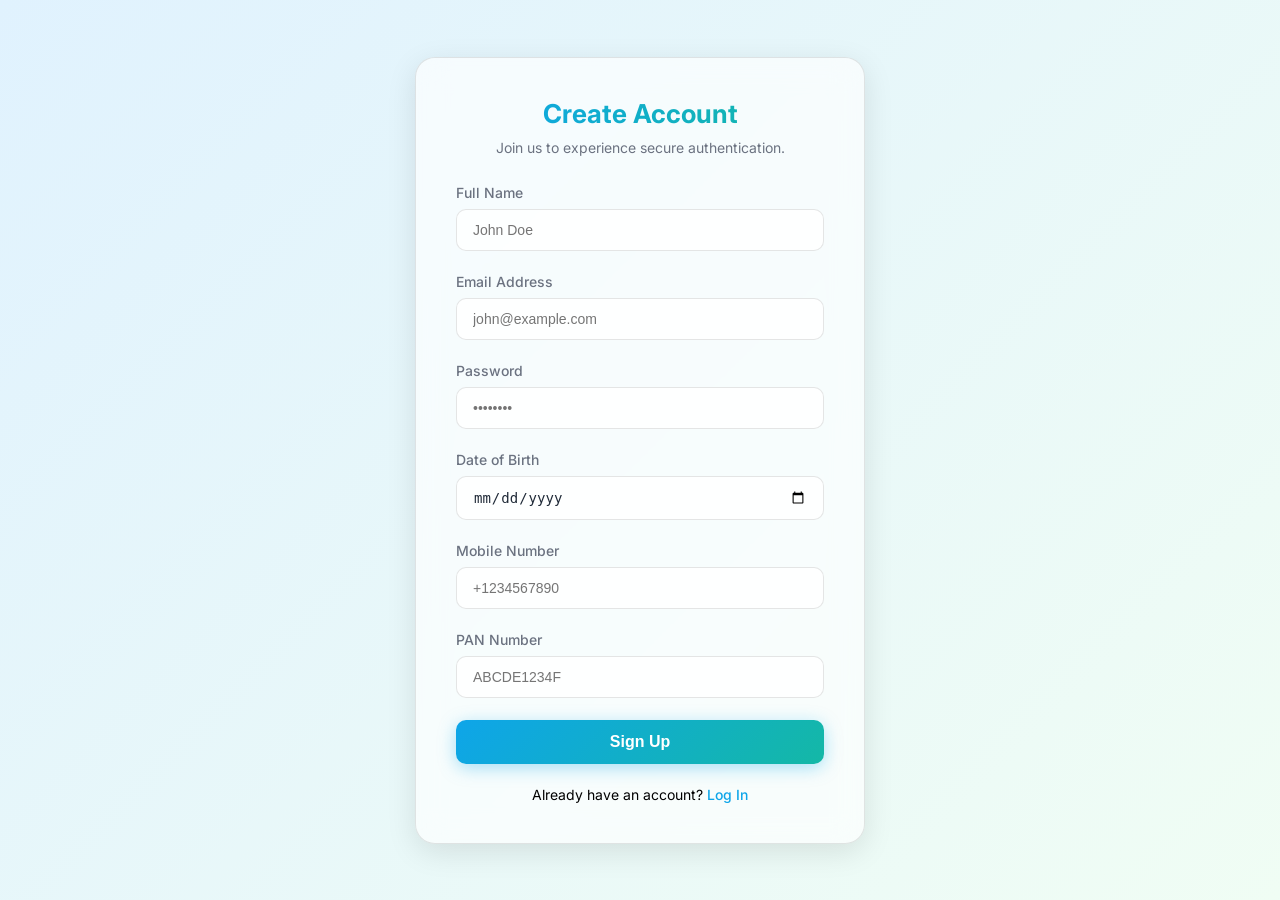
<file: Project/Frontend/index.html>
<!DOCTYPE html>
<html lang="en">
<head>
    <meta charset="UTF-8" />
    <title>Redirecting…</title>
    <meta http-equiv="refresh" content="0;url=register.html" />
    <link rel="canonical" href="register.html" />
    <script>
        // JS redirect fallback (faster in some cases)
        window.location.replace('register.html');
    </script>
</head>
<body>
<p>If you are not redirected automatically, <a href="register.html">click here</a>.</p>
</body>
</html>
</file>
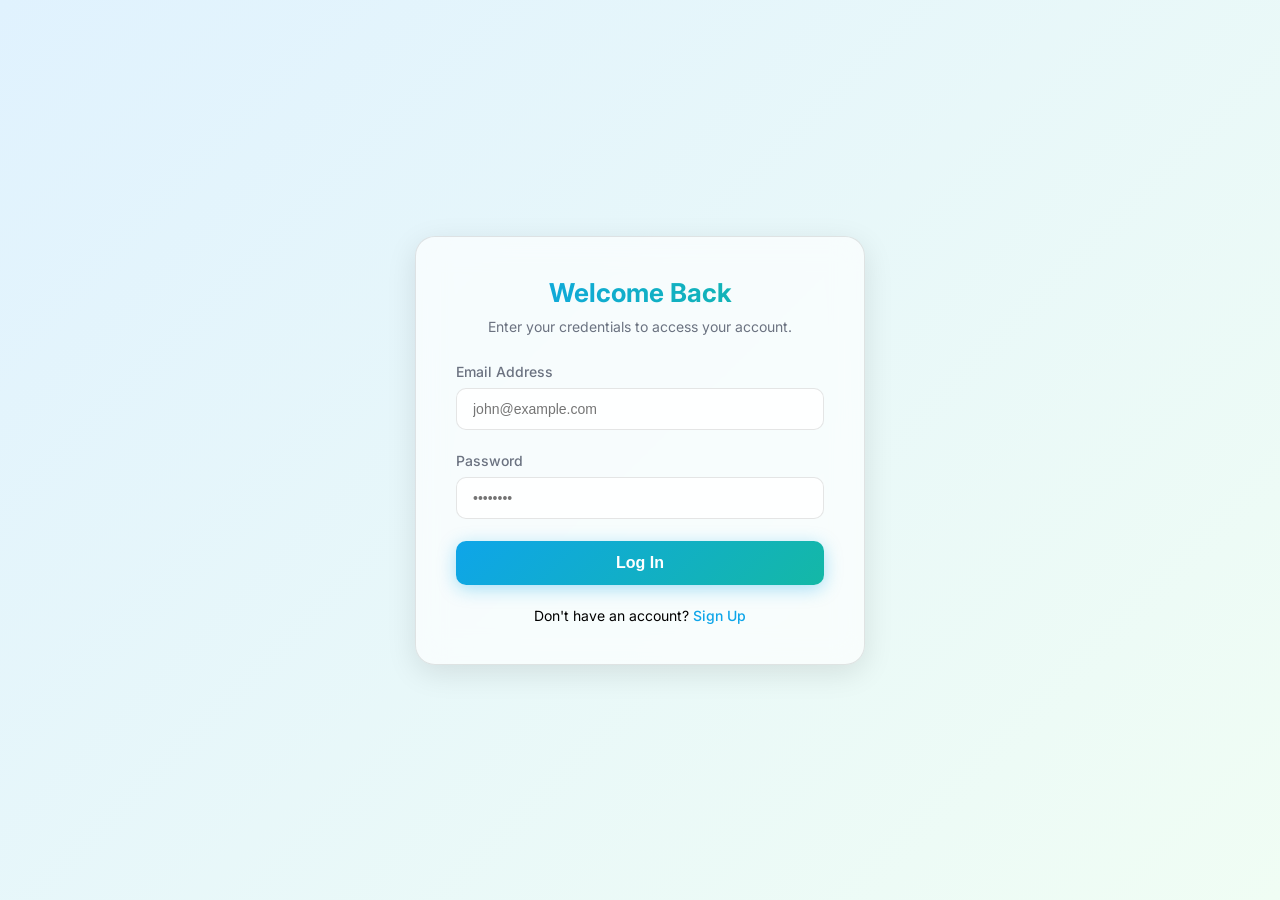
<file: Project/Frontend/dashboard.html>
<!DOCTYPE html>
<html lang="en">
<head>
    <meta charset="UTF-8"/>
    <meta name="viewport" content="width=device-width, initial-scale=1.0"/>
    <title>Dashboard | Secure Auth</title>
    <link rel="stylesheet" href="index.css"/>
</head>
<body>

<!-- Profile Icon -->
<div class="profile-wrapper">
    <div id="profileIcon" class="profile-icon">
        <span id="profileInitial">U</span>
    </div>

    <div id="profileDropdown" class="profile-dropdown" aria-hidden="true">
        <h4 id="profileName">User Name</h4>
        <p id="profileEmail">user@email.com</p>

        <div class="profile-details">
            <p><strong>DOB:</strong> <span id="profileDob">-</span></p>
            <p><strong>Mobile:</strong> <span id="profileMobile">-</span></p>
            <p><strong>PAN:</strong> <span id="profilePan">-</span></p>
        </div>

        <button id="profileLogout">Logout</button>
    </div>
</div>

<div class="container dashboard-container">
    <h2>Secure Dashboard</h2>
    <p class="subtitle">You have successfully authenticated via JWT and MFA.</p>

    <div id="dataBox" class="msg"
         style="display:block;background-color:var(--surface);color:var(--text);padding:20px;border:1px dashed var(--border);">
        Loading secure data...
    </div>

    <button id="logoutBtn" style="background-color: var(--border); margin-top: 30px;">Log Out</button>
</div>

<script>
    const API_BASE_URL = 'http://localhost:8080'; // backend origin

    window.addEventListener('DOMContentLoaded', async () => {
      const token = localStorage.getItem('jwt');
      if (!token) {
        window.location.href = 'login.html';
        return;
      }

      const dataBox = document.getElementById('dataBox');

      // 1) Dashboard welcome text
      try {
        const response = await fetch(`${API_BASE_URL}/api/dashboard`, {
          method: 'GET',
          headers: { 'Authorization': `Bearer ${token}` }
        });

        if (response.ok) {
          const text = await response.text();
          dataBox.innerHTML = text;   // e.g., “Welcome back, kesamreddy!”
          dataBox.style.borderColor = 'var(--success)';
        } else {
          dataBox.textContent = 'Failed to load secure data. Token might be expired or invalid.';
          dataBox.style.borderColor = 'var(--error)';
          dataBox.style.color = 'var(--error)';
          setTimeout(() => window.location.href = 'login.html', 1500);
        }
      } catch (err) {
        console.error(err);
        dataBox.textContent = 'Error connecting to the server.';
      }

      // 2) Profile dropdown handlers
      const profileIcon = document.getElementById('profileIcon');
      const profileDropdown = document.getElementById('profileDropdown');
      const profileLogout = document.getElementById('profileLogout');

      if (profileIcon && profileDropdown) {
        profileIcon.addEventListener('click', (e) => {
          e.stopPropagation();
          const open = profileDropdown.getAttribute('aria-hidden') === 'false';
          profileDropdown.setAttribute('aria-hidden', open ? 'true' : 'false');
        });

        profileDropdown.addEventListener('click', (e) => { e.stopPropagation(); });

        document.addEventListener('click', (e) => {
          if (!profileIcon.contains(e.target) && !profileDropdown.contains(e.target)) {
            profileDropdown.setAttribute('aria-hidden', 'true');
          }
        });

        document.addEventListener('keydown', (e) => {
          if (e.key === 'Escape') {
            profileDropdown.setAttribute('aria-hidden', 'true');
          }
        });
      }

      // 3) Fetch profile data
      try {
        const resp = await fetch(`${API_BASE_URL}/api/profile`, {
          headers: { 'Authorization': `Bearer ${token}` }
        });

        if (resp.ok) {
          const user = await resp.json();

          // Safer getter
          const get = (obj, key, fallback = '-') => {
            if (!obj || !(key in obj)) return fallback;
            const val = obj[key];
            if (val === undefined || val === null) return fallback;
            if (typeof val === 'string' && val.trim() === '') return fallback;
            return val;
          };

          document.getElementById('profileName').textContent   = get(user, 'name', 'User');
          document.getElementById('profileEmail').textContent  = get(user, 'email');
          document.getElementById('profileDob').textContent    = get(user, 'dob');
          document.getElementById('profileMobile').textContent = get(user, 'mobileNo');
          document.getElementById('profilePan').textContent    = get(user, 'panNo');

          const initialSource = get(user, 'name', 'U');
          document.getElementById('profileInitial').textContent =
            (initialSource && initialSource[0] ? initialSource[0] : 'U').toUpperCase();
        } else {
          const t = await resp.text().catch(() => '');
          console.warn('Profile fetch failed with status:', resp.status, t);
        }
      } catch (err) {
        console.error('Failed to load profile', err);
      }

      // 4) Logout buttons
      document.getElementById('logoutBtn')?.addEventListener('click', () => {
        localStorage.removeItem('jwt');
        localStorage.removeItem('mfaEmail');
        window.location.href = 'login.html';
      });

      profileLogout?.addEventListener('click', () => {
        localStorage.clear();
        window.location.href = 'login.html';
      });
    });
</script>
</body>
</html>
</file>
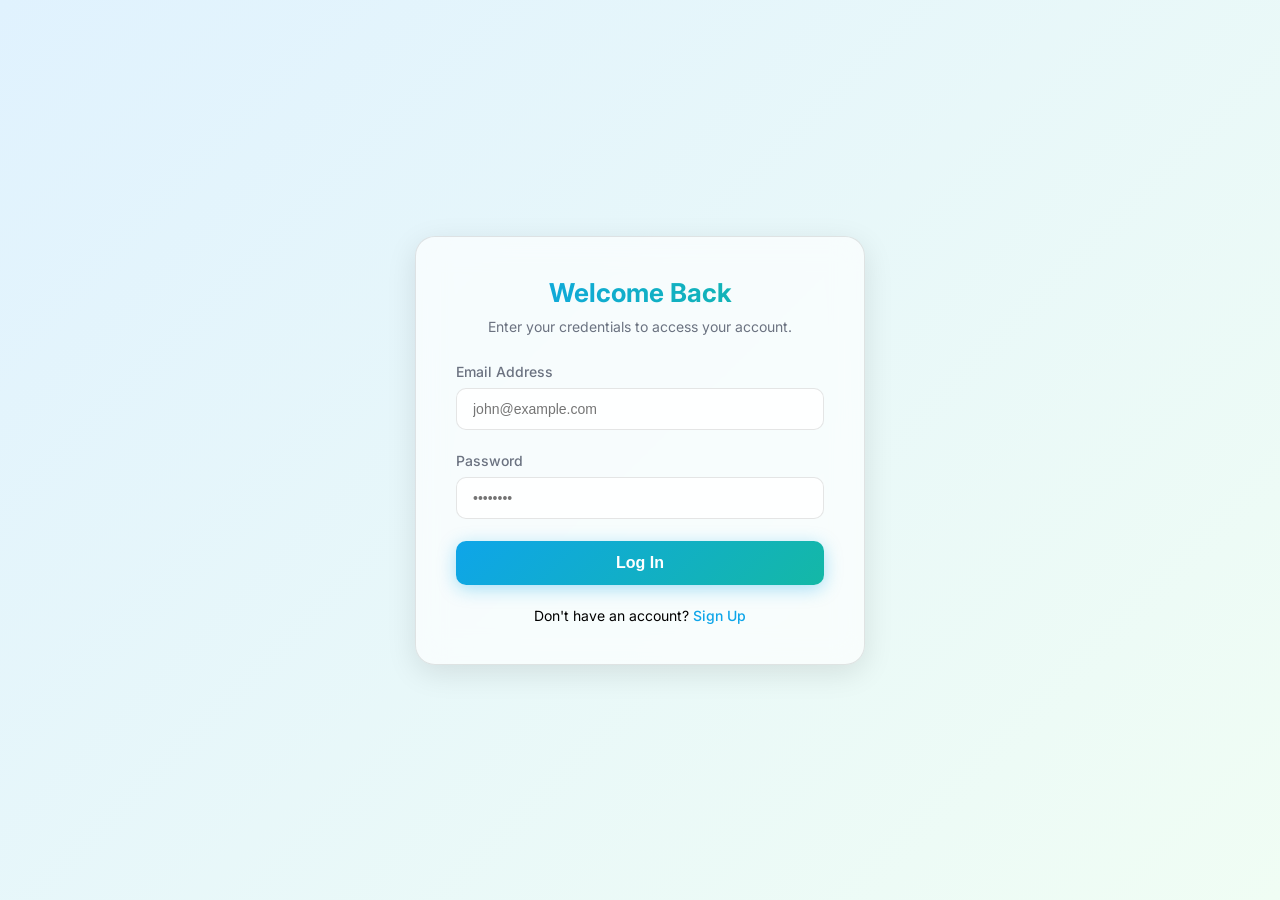
<file: Project/Frontend/login.html>
<!DOCTYPE html>
<html lang="en">
<head>
    <meta charset="UTF-8">
    <meta name="viewport" content="width=device-width, initial-scale=1.0">
    <title>Login | Secure Auth</title>
    <link rel="stylesheet" href="index.css">
</head>
<body>

<div class="container">
    <h2>Welcome Back</h2>
    <p class="subtitle">Enter your credentials to access your account.</p>

    <div id="messageBox" class="msg"></div>

    <form id="loginForm">
        <div class="form-group">
            <label for="email">Email Address</label>
            <input type="email" id="email" required placeholder="john@example.com">
        </div>
        <div class="form-group">
            <label for="password">Password</label>
            <input type="password" id="password" required placeholder="••••••••">
        </div>
        <button type="submit">Log In</button>
    </form>

    <div class="links">
        Don't have an account? <a href="register.html">Sign Up</a>
    </div>
</div>

<script>
    const API_BASE_URL = 'http://localhost:8080'; // backend origin

    document.getElementById('loginForm').addEventListener('submit', async (e) => {
      e.preventDefault();
      const msgBox = document.getElementById('messageBox');
      msgBox.className = 'msg';
      msgBox.textContent = 'Authenticating...';
      msgBox.style.display = 'block';

      const email = document.getElementById('email').value.trim();
      const password = document.getElementById('password').value;

      try {
        const response = await fetch(`${API_BASE_URL}/auth/login`, {
          method: 'POST',
          headers: { 'Content-Type': 'application/json' },
          body: JSON.stringify({ email, password })
        });

        // Helpful: log details to see what's going on
        const contentType = response.headers.get('content-type') || '';
        const isJson = contentType.includes('application/json');
        const result = isJson ? await response.json() : { message: await response.text() };

        if (response.ok) {
          msgBox.className = 'msg success';
          msgBox.textContent = result.message || 'Login success';

          if (result.mfaRequired) {
            localStorage.setItem('mfaEmail', email);
            setTimeout(() => { window.location.href = 'mfa.html'; }, 800);
          } else {
            localStorage.setItem('jwt', result.token);
            setTimeout(() => { window.location.href = 'dashboard.html'; }, 800);
          }
        } else {
          console.error('Login failed:', response.status, result);
          msgBox.className = 'msg error';
          msgBox.textContent = result.message || `Login failed (HTTP ${response.status}).`;
        }
      } catch (err) {
        console.error('Network error during login:', err);
        msgBox.className = 'msg error';
        msgBox.textContent = 'An error occurred during login.';
      }
    });
</script>
</body>
</html>
</file>
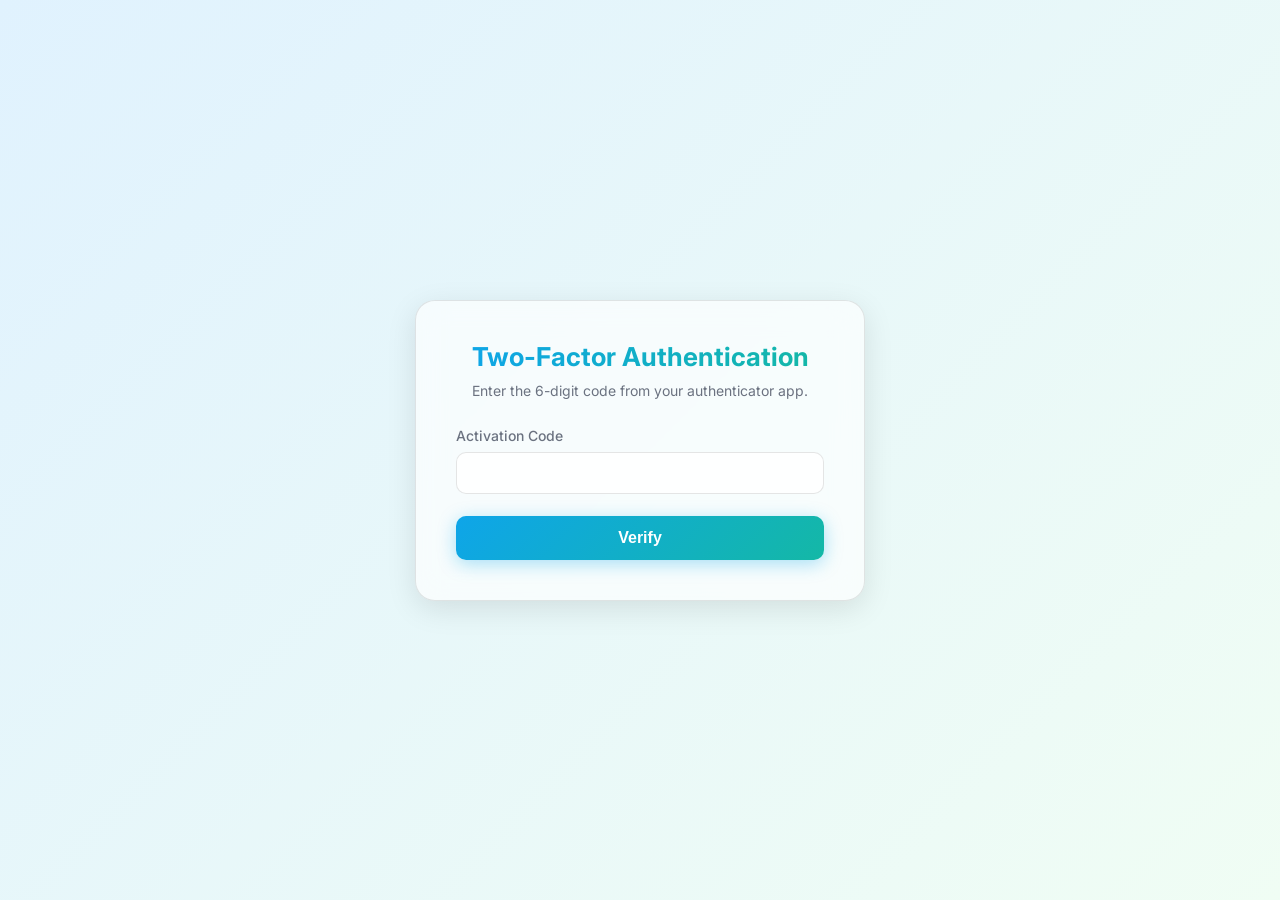
<file: Project/Frontend/mfa.html>
<!DOCTYPE html>
<html lang="en">
<head>
    <meta charset="UTF-8">
    <meta name="viewport" content="width=device-width, initial-scale=1.0">
    <title>MFA Verification | Secure Auth</title>
    <link rel="stylesheet" href="index.css">
</head>
<body>

<div class="container">
    <h2>Two-Factor Authentication</h2>
    <p class="subtitle">Enter the 6-digit code from your authenticator app.</p>

    <div id="messageBox" class="msg"></div>

    <form id="mfaForm">
        <div class="form-group">
            <label for="code">Activation Code</label>
            <input type="text" id="code" maxlength="6" pattern="\d{6}">
        </div>
        <button type="submit">Verify</button>
    </form>
</div>

<script>
    const API_BASE_URL = 'http://localhost:8080'; // backend origin

    document.getElementById('mfaForm').addEventListener('submit', async (e) => {
        e.preventDefault();
        const msgBox = document.getElementById('messageBox');
        msgBox.className = 'msg';
        msgBox.textContent = 'Verifying...';
        msgBox.style.display = 'block';

        const code = document.getElementById('code').value.trim();
        const email = localStorage.getItem('mfaEmail');

        if (!email) {
            msgBox.className = 'msg error';
            msgBox.textContent = 'Session expired. Please log in again.';
            setTimeout(() => window.location.href = 'login.html', 1200);
            return;
        }

        try {
            const response = await fetch(`${API_BASE_URL}/auth/verify-mfa`, {
                method: 'POST',
                headers: { 'Content-Type': 'application/json' },
                body: JSON.stringify({ email, code })
            });

            const result = await response.json();

            if (response.ok) {
                msgBox.className = 'msg success';
                msgBox.textContent = result.message || 'MFA verified';
                localStorage.setItem('jwt', result.token);
                localStorage.removeItem('mfaEmail');
                setTimeout(() => { window.location.href = 'dashboard.html'; }, 800);
            } else {
                msgBox.className = 'msg error';
                msgBox.textContent = result.message || 'MFA verification failed.';
            }
        } catch (err) {
            console.error(err);
            msgBox.className = 'msg error';
            msgBox.textContent = 'An error occurred during verification.';
        }
    });
</script>
</body>
</html>
</file>
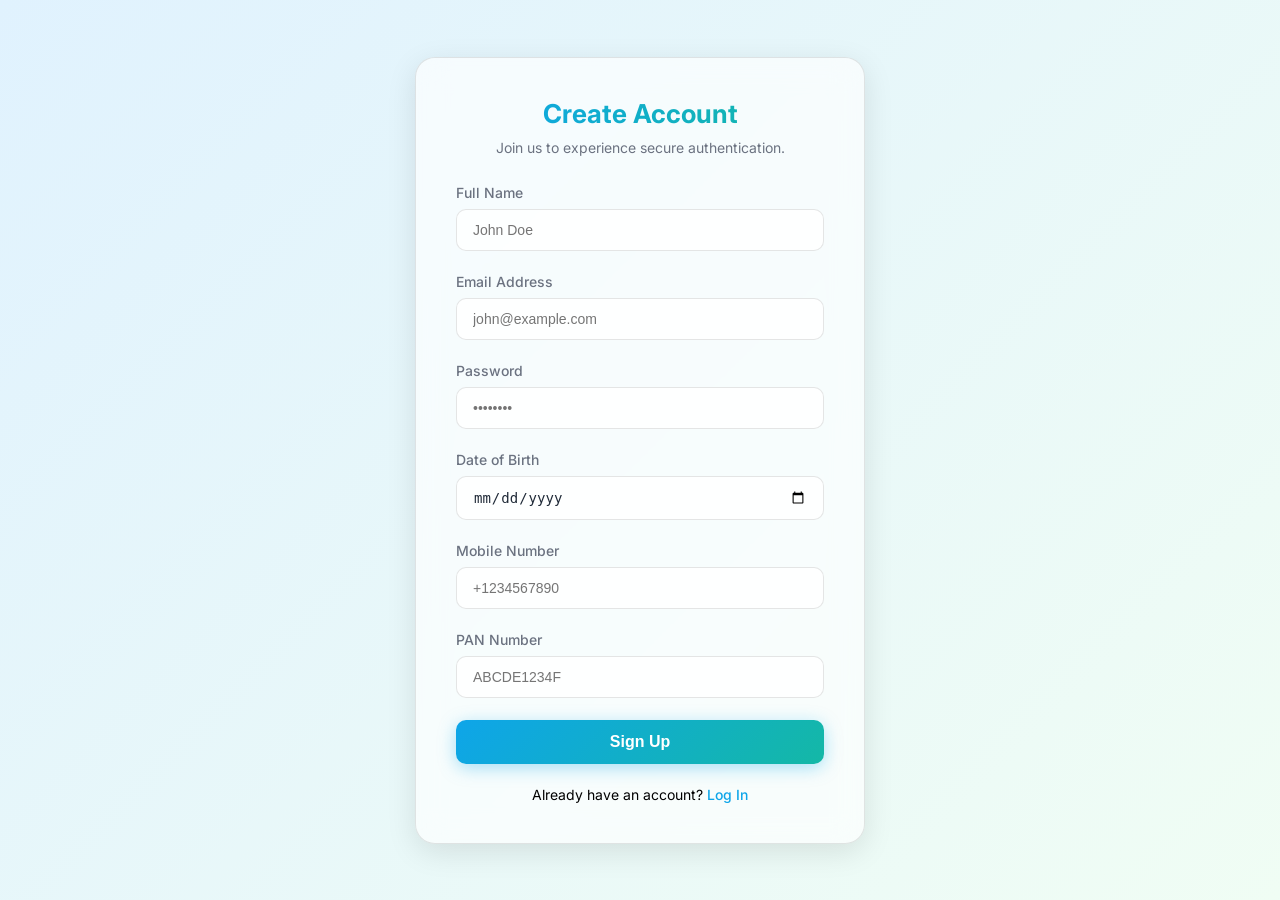
<file: Project/Frontend/register.html>
<!DOCTYPE html>
<html lang="en">
<head>
    <meta charset="UTF-8">
    <meta name="viewport" content="width=device-width, initial-scale=1.0">
    <title>Register | Secure Auth</title>
    <link rel="stylesheet" href="index.css">
</head>
<body>

<div class="container">
    <h2>Create Account</h2>
    <p class="subtitle">Join us to experience secure authentication.</p>

    <div id="messageBox" class="msg"></div>

    <form id="registerForm">
        <div class="form-group">
            <label for="name">Full Name</label>
            <input type="text" id="name" required placeholder="John Doe">
        </div>
        <div class="form-group">
            <label for="email">Email Address</label>
            <input type="email" id="email" required placeholder="john@example.com">
        </div>
        <div class="form-group">
            <label for="password">Password</label>
            <input type="password" id="password" required placeholder="••••••••">
        </div>
        <div class="form-group">
            <label for="dob">Date of Birth</label>
            <input type="date" id="dob" required>
        </div>
        <div class="form-group">
            <label for="mobileNo">Mobile Number</label>
            <input type="text" id="mobileNo" required placeholder="+1234567890">
        </div>
        <div class="form-group">
            <label for="panNo">PAN Number</label>
            <input type="text" id="panNo" required placeholder="ABCDE1234F">
        </div>
        <button type="submit">Sign Up</button>
    </form>

    <div class="links">
        Already have an account? <a href="login.html">Log In</a>
    </div>
</div>

<script>
    const API_BASE_URL = 'http://localhost:8080'; // backend origin

    document.getElementById('registerForm').addEventListener('submit', async (e) => {
        e.preventDefault();
        const msgBox = document.getElementById('messageBox');
        msgBox.className = 'msg';
        msgBox.textContent = 'Registering...';
        msgBox.style.display = 'block';

        const data = {
            name: document.getElementById('name').value.trim(),
            email: document.getElementById('email').value.trim(),
            password: document.getElementById('password').value,
            dob: document.getElementById('dob').value,
            mobileNo: document.getElementById('mobileNo').value.trim(),
            panNo: document.getElementById('panNo').value.trim()
        };

        try {
            const response = await fetch(`${API_BASE_URL}/auth/register`, {
                method: 'POST',
                headers: { 'Content-Type': 'application/json' },
                body: JSON.stringify(data)
            });

            const result = await response.json();

            if (response.ok) {
                msgBox.className = 'msg success';
                let successHtml = (result.message || 'Registration successful.') + '<br><br>';
                if (result.secretImageUri) {
                    successHtml += '<img src="' + result.secretImageUri + '" alt="QR Code" style="margin-top: 15px; border-radius: 8px;"><br><br>';
                }
                successHtml += '<a href="login.html" style="color:var(--primary);text-decoration:underline;">Go to Log in</a>';
                msgBox.innerHTML = successHtml;
                document.getElementById('registerForm').reset();
            } else {
                msgBox.className = 'msg error';
                msgBox.textContent = result.message || 'Registration failed.';
            }
        } catch (err) {
            console.error(err);
            msgBox.className = 'msg error';
            msgBox.textContent = 'An error occurred during registration.';
        }
    });
</script>
</body>
</html>
</file>
<file: Project/Frontend/index.css>
@import url('https://fonts.googleapis.com/css2?family=Inter:wght@300;400;500;600;700&display=swap');

:root {
    --primary: #0EA5E9;        /* Sky Blue */
    --primary-hover: #0284C7;
    --accent: #14B8A6;         /* Teal */
    --background: linear-gradient(135deg, #E0F2FE, #F0FDF4, #FDF2E9);
    --glass-bg: rgba(255, 255, 255, 0.65);
    --text: #1F2937;
    --text-muted: #6B7280;
    --border: rgba(0, 0, 0, 0.1);
    --success: #10B981;
    --error: #EF4444;
}

* {
    box-sizing: border-box;
    margin: 0;
    padding: 0;
}

body {
    font-family: 'Inter', sans-serif;
    background: var(--background);
    min-height: 100vh;
    display: flex;
    justify-content: center;
    align-items: center;
    padding: 20px;

    background-size: 200% 200%;
    animation: gradientShift 12s ease infinite;
}

@keyframes gradientShift {
    0% { background-position: 0% 50%; }
    50% { background-position: 100% 50%; }
    100% { background-position: 0% 50%; }
}

.container {
    width: 100%;
    max-width: 450px;
    padding: 40px;
    border-radius: 20px;
    background: var(--glass-bg);
    backdrop-filter: blur(15px);
    border: 1px solid var(--border);
    box-shadow: 0 8px 30px rgba(0, 0, 0, 0.1);
    animation: fadeIn 0.6s ease-out;
}

@keyframes fadeIn {
    from { opacity: 0; transform: translateY(20px); }
    to { opacity: 1; transform: translateY(0); }
}

h2 {
    text-align: center;
    margin-bottom: 10px;
    font-size: 26px;
    font-weight: 700;
    background: linear-gradient(to right, #0EA5E9, #14B8A6);
    -webkit-background-clip: text;
    -webkit-text-fill-color: transparent;
}

p.subtitle {
    text-align: center;
    color: var(--text-muted);
    margin-bottom: 28px;
    font-size: 14px;
}

.form-group {
    margin-bottom: 22px;
}

label {
    display: block;
    margin-bottom: 8px;
    font-size: 14px;
    font-weight: 500;
    color: var(--text-muted);
}

input {
    width: 100%;
    padding: 12px 16px;
    background: rgba(255, 255, 255, 0.8);
    border: 1px solid var(--border);
    border-radius: 10px;
    color: var(--text);
    font-size: 14px;
    transition: 0.25s ease;
}

input:hover {
    border-color: var(--primary);
}

input:focus {
    outline: none;
    border-color: var(--primary);
    box-shadow: 0 0 10px rgba(14,165,233,0.4);
}

button {
    width: 100%;
    padding: 13px;
    background: linear-gradient(135deg, var(--primary), var(--accent));
    border: none;
    border-radius: 10px;
    color: white;
    font-size: 16px;
    font-weight: 600;
    cursor: pointer;
    transition: 0.25s;
    box-shadow: 0 4px 18px rgba(14,165,233,0.35);
}

button:hover {
    transform: translateY(-2px);
    box-shadow: 0 6px 25px rgba(20,184,166,0.45);
}

button:active {
    transform: scale(0.97);
}

.links {
    margin-top: 22px;
    text-align: center;
    font-size: 14px;
}

.links a {
    color: var(--primary);
    font-weight: 500;
    text-decoration: none;
    transition: 0.2s;
}

.links a:hover {
    color: var(--accent);
    text-shadow: 0 0 6px rgba(20,184,166,0.4);
}

.msg {
    padding: 12px;
    border-radius: 10px;
    margin-bottom: 18px;
    font-size: 14px;
    display: none;
    animation: fadeIn 0.4s ease-out;
}

.msg.success {
    display: block;
    background: rgba(16,185,129,0.15);
    border: 1px solid rgba(16,185,129,0.3);
    color: var(--success);
}

.msg.error {
    display: block;
    background: rgba(239,68,68,0.15);
    border: 1px solid rgba(239,68,68,0.3);
    color: var(--error);
}

.dashboard-container {
    max-width: 800px;
    text-align: center;
}


/* Profile Icon */
.profile-icon {
    width: 42px;
    height: 42px;
    background: linear-gradient(135deg, #0EA5E9, #14B8A6);
    border-radius: 50%;
    display: flex;
    align-items: center;
    justify-content: center;
    color: white;
    font-weight: 600;
    cursor: pointer;
    box-shadow: 0 4px 12px rgba(0,0,0,0.2);
    transition: transform 0.2s;
}

.profile-icon:hover {
    transform: scale(1.05);
}

/* Dropdown */
.profile-dropdown {
    position: absolute;
    top: 55px;
    right: 0;
    width: 260px;
    background: rgba(255,255,255,0.9);
    backdrop-filter: blur(12px);
    border-radius: 14px;
    padding: 16px;
    box-shadow: 0 10px 30px rgba(0,0,0,0.15);
    display: none;
    animation: fadeIn 0.3s ease;
}

.profile-dropdown h4 {
    margin-bottom: 4px;
    color: #1F2937;
}

.profile-dropdown p {
    font-size: 13px;
    color: #6B7280;
}

.profile-details {
    margin-top: 12px;
    font-size: 13px;
    color: #374151;
}

.profile-details p {
    margin-bottom: 6px;
}

.profile-dropdown button {
    margin-top: 14px;
    width: 100%;
    padding: 8px;
    background: #EF4444;
    border: none;
    border-radius: 8px;
    color: white;
    cursor: pointer;
}
/* Keep hidden by default */
.profile-dropdown[aria-hidden="true"] {
  display: none;
}

/* Show when toggled open */
.profile-dropdown[aria-hidden="false"] {
  display: block;  /* or flex */
}
.profile-wrapper { position: fixed; top: 20px; right: 30px; z-index: 1000; }
.profile-dropdown { position: absolute; top: 55px; right: 0; }
</file>
